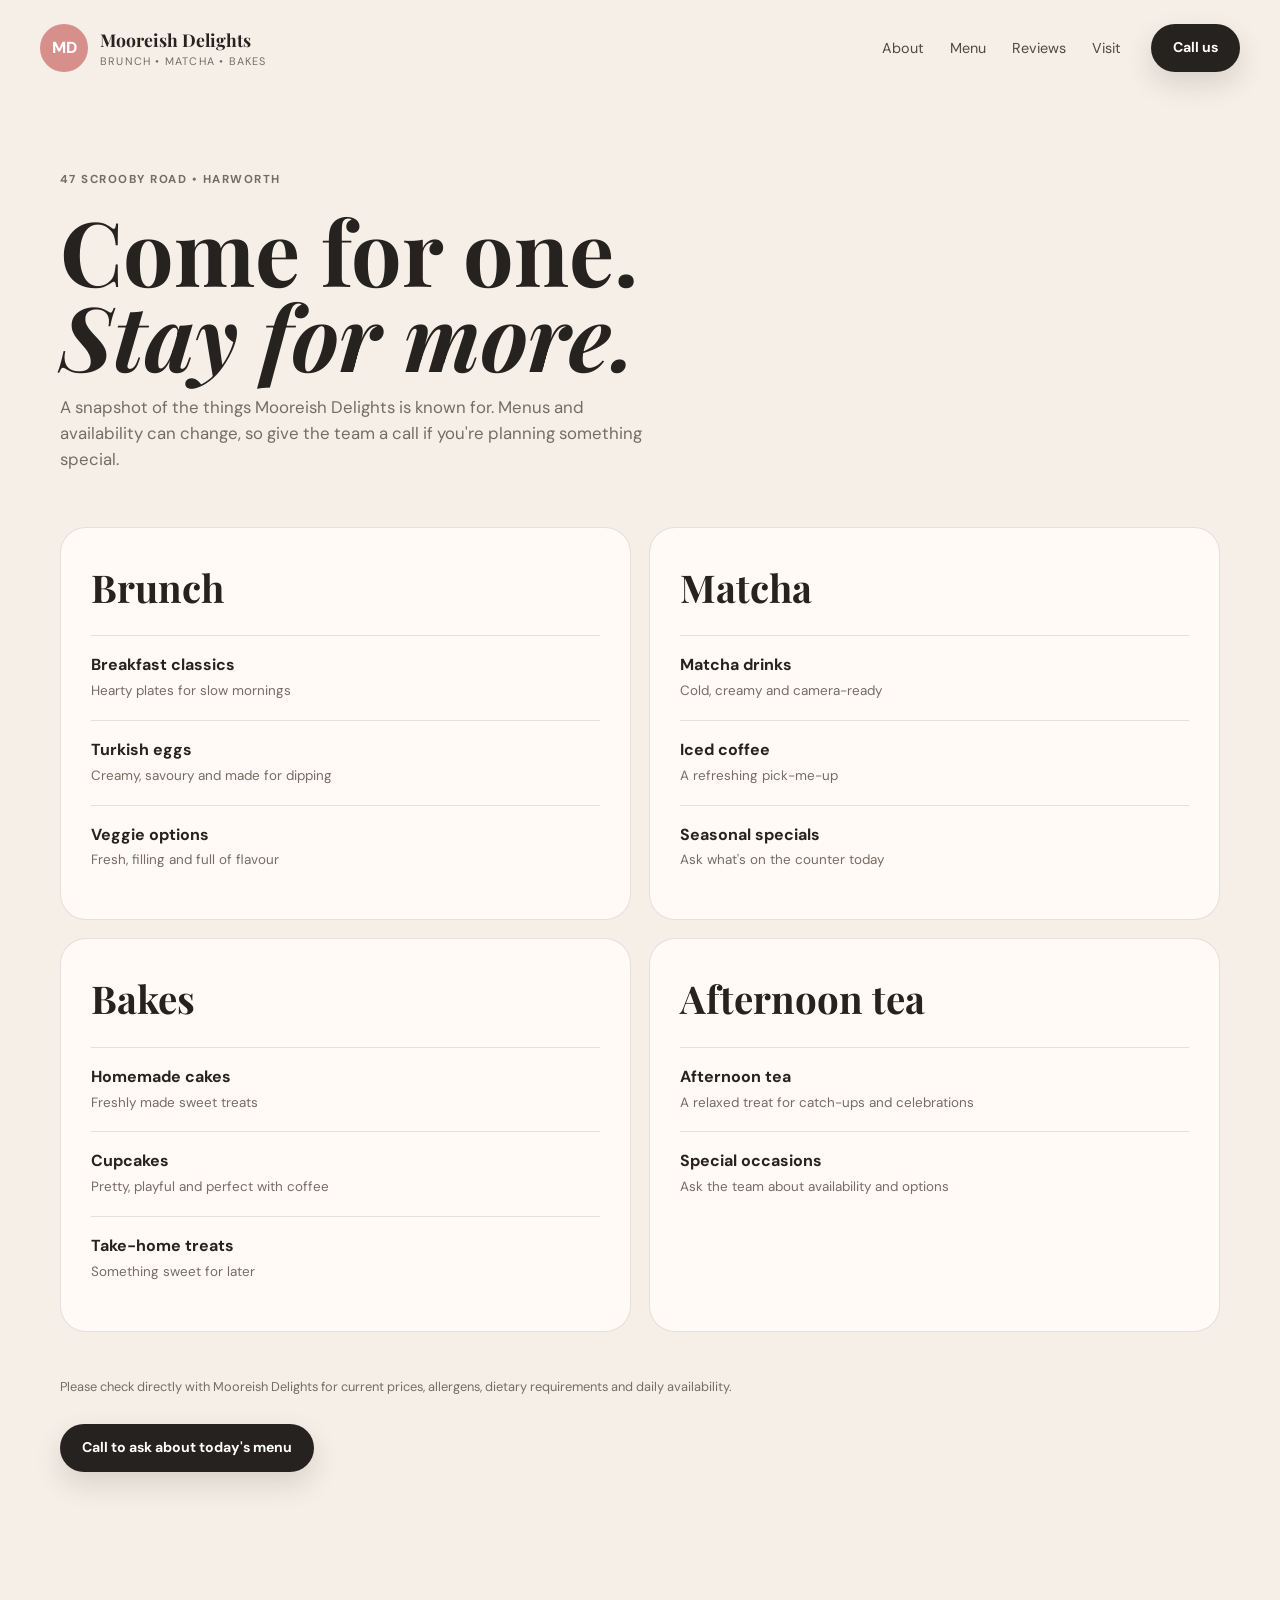
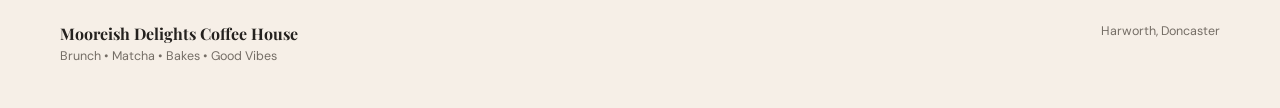
<file: menu.html>
<!DOCTYPE html>
<html lang="en">
<head>
<meta charset="UTF-8"><meta name="viewport" content="width=device-width,initial-scale=1"><meta name="description" content="Explore Mooreish Delights favourites: brunch, matcha, bakes and afternoon tea in Harworth, Doncaster."><meta name="theme-color" content="#f6efe7"><title>Menu | Mooreish Delights</title><link rel="preconnect" href="https://fonts.googleapis.com"><link rel="preconnect" href="https://fonts.gstatic.com" crossorigin><link href="https://fonts.googleapis.com/css2?family=DM+Sans:wght@400;500;600;700&family=Playfair+Display:wght@600;700;800&display=swap" rel="stylesheet"><link rel="stylesheet" href="styles-v2.css"><style>.menu-page{padding:70px 0 120px}.menu-page h1{font-family:var(--serif);font-size:clamp(3.5rem,7vw,6rem);line-height:.95;margin:16px 0}.menu-intro{max-width:600px;color:var(--muted);font-size:1.05rem}.menu-list{display:grid;grid-template-columns:repeat(2,1fr);gap:18px;margin-top:55px}.menu-group{background:#fffaf5;border:1px solid var(--line);border-radius:26px;padding:30px}.menu-group h2{font-family:var(--serif);font-size:2.4rem;margin:0 0 18px}.item{display:flex;justify-content:space-between;gap:20px;padding:17px 0;border-top:1px solid var(--line)}.item strong{display:block}.item span{color:var(--muted);font-size:.84rem}.note{margin-top:45px;color:var(--muted);font-size:.8rem}@media(max-width:700px){.menu-list{grid-template-columns:1fr}.menu-page{padding-top:45px}}</style>
</head><body>
<header class="site-header"><a class="brand" href="index.html"><span class="brand-mark">MD</span><span><strong>Mooreish Delights</strong><small>Brunch • Matcha • Bakes</small></span></a><nav class="nav" aria-label="Main navigation"><a href="index.html#story">About</a><a href="menu.html">Menu</a><a href="index.html#reviews">Reviews</a><a href="index.html#visit">Visit</a></nav><a class="button button-dark header-cta" href="tel:+447377258798">Call us</a></header>
<main class="section-shell menu-page"><span class="eyebrow">47 Scrooby Road • Harworth</span><h1>Come for one.<br><em>Stay for more.</em></h1><p class="menu-intro">A snapshot of the things Mooreish Delights is known for. Menus and availability can change, so give the team a call if you're planning something special.</p>
<div class="menu-list"><section class="menu-group"><h2>Brunch</h2><div class="item"><div><strong>Breakfast classics</strong><span>Hearty plates for slow mornings</span></div></div><div class="item"><div><strong>Turkish eggs</strong><span>Creamy, savoury and made for dipping</span></div></div><div class="item"><div><strong>Veggie options</strong><span>Fresh, filling and full of flavour</span></div></div></section><section class="menu-group"><h2>Matcha</h2><div class="item"><div><strong>Matcha drinks</strong><span>Cold, creamy and camera-ready</span></div></div><div class="item"><div><strong>Iced coffee</strong><span>A refreshing pick-me-up</span></div></div><div class="item"><div><strong>Seasonal specials</strong><span>Ask what's on the counter today</span></div></div></section><section class="menu-group"><h2>Bakes</h2><div class="item"><div><strong>Homemade cakes</strong><span>Freshly made sweet treats</span></div></div><div class="item"><div><strong>Cupcakes</strong><span>Pretty, playful and perfect with coffee</span></div></div><div class="item"><div><strong>Take-home treats</strong><span>Something sweet for later</span></div></div></section><section class="menu-group"><h2>Afternoon tea</h2><div class="item"><div><strong>Afternoon tea</strong><span>A relaxed treat for catch-ups and celebrations</span></div></div><div class="item"><div><strong>Special occasions</strong><span>Ask the team about availability and options</span></div></div></section></div><p class="note">Please check directly with Mooreish Delights for current prices, allergens, dietary requirements and daily availability.</p><div style="margin-top:28px"><a class="button button-dark" href="tel:+447377258798">Call to ask about today's menu</a></div></main><footer class="footer section-shell"><div><strong>Mooreish Delights Coffee House</strong><span>Brunch • Matcha • Bakes • Good Vibes</span></div><span>Harworth, Doncaster</span></footer></body></html>
</file>
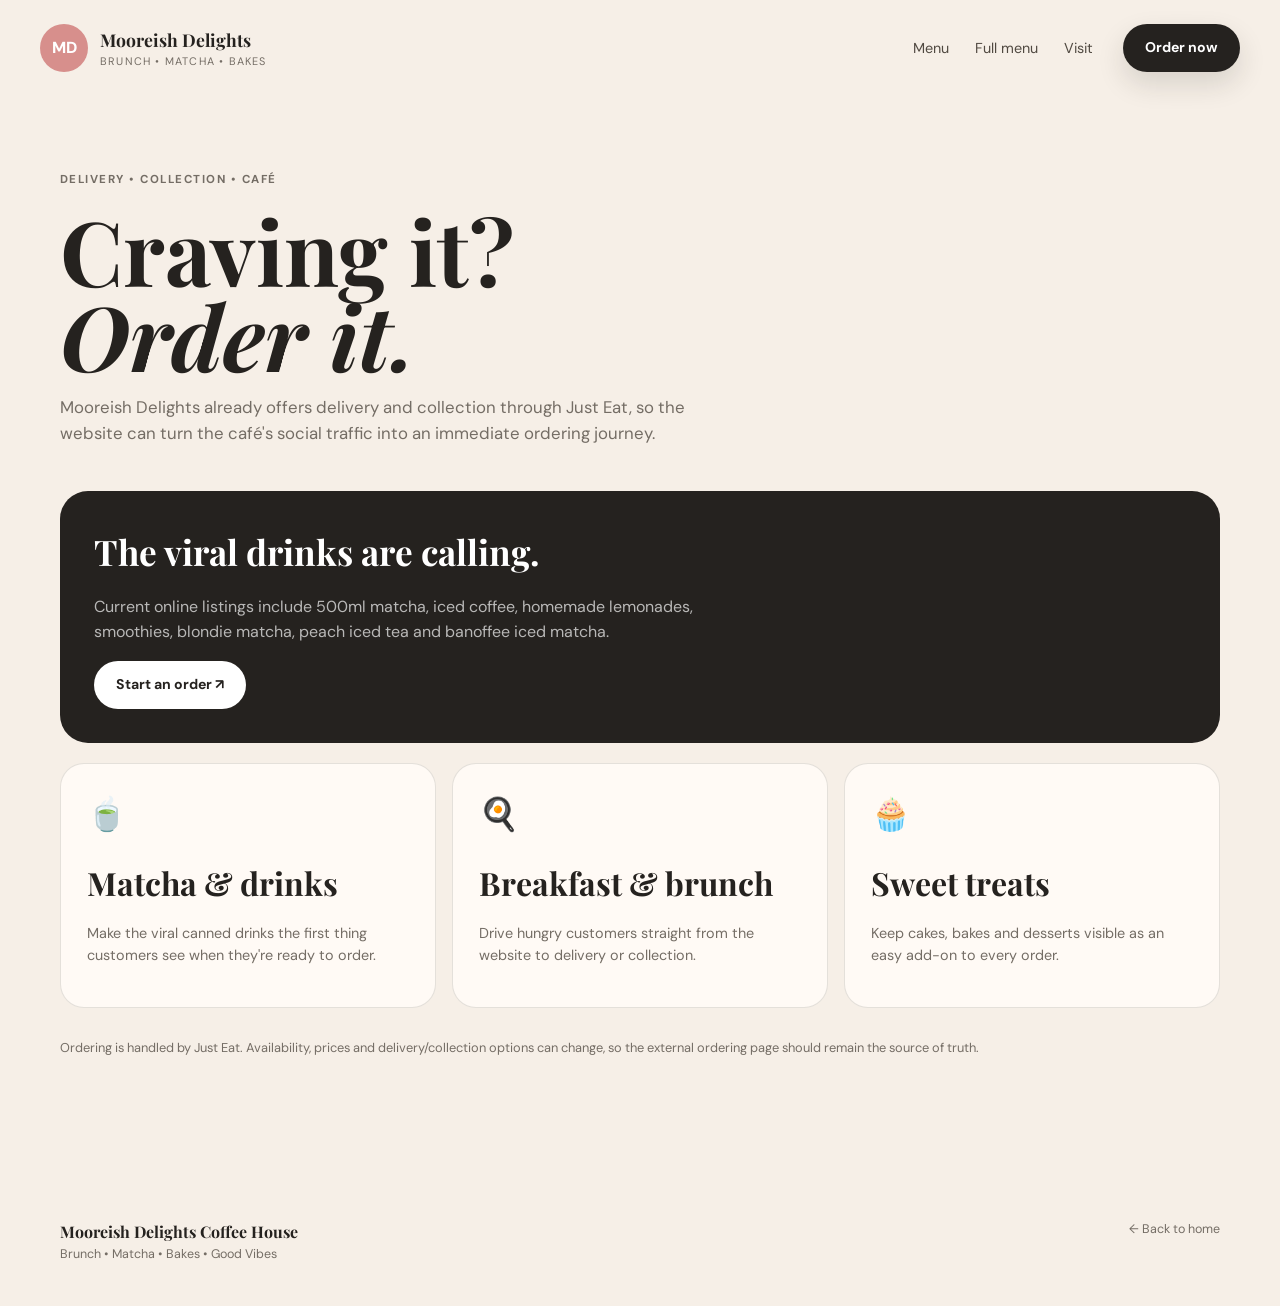
<file: order.html>
<!DOCTYPE html>
<html lang="en"><head><meta charset="UTF-8"><meta name="viewport" content="width=device-width,initial-scale=1"><meta name="description" content="Order Mooreish Delights Coffee House favourites online — matcha, iced drinks, breakfast, lunch and sweet treats."><meta name="theme-color" content="#f6efe7"><title>Order | Mooreish Delights</title><link rel="preconnect" href="https://fonts.googleapis.com"><link rel="preconnect" href="https://fonts.gstatic.com" crossorigin><link href="https://fonts.googleapis.com/css2?family=DM+Sans:wght@400;500;600;700&family=Playfair+Display:wght@600;700;800&display=swap" rel="stylesheet"><link rel="stylesheet" href="styles-v2.css"><style>.order-page{padding:70px 0 120px}.order-page h1{font-family:var(--serif);font-size:clamp(3.5rem,7vw,6rem);line-height:.95;margin:16px 0}.order-intro{max-width:650px;color:var(--muted);font-size:1.05rem}.order-highlight{margin:45px 0 20px;background:var(--ink);color:#fff;border-radius:28px;padding:34px}.order-highlight strong{font-family:var(--serif);font-size:2.2rem}.order-highlight p{color:rgba(255,255,255,.68);max-width:650px}.order-grid{display:grid;grid-template-columns:repeat(3,1fr);gap:16px;margin-top:20px}.order-card{background:#fffaf5;border:1px solid var(--line);border-radius:24px;padding:26px;min-height:210px}.order-card .icon{font-size:2rem}.order-card h2{font-family:var(--serif);font-size:2rem;margin:18px 0 8px}.order-card p{color:var(--muted);font-size:.9rem}.order-note{margin-top:30px;color:var(--muted);font-size:.8rem}@media(max-width:700px){.order-grid{grid-template-columns:1fr}.order-page{padding-top:45px}}</style></head><body><header class="site-header"><a class="brand" href="index.html"><span class="brand-mark">MD</span><span><strong>Mooreish Delights</strong><small>Brunch • Matcha • Bakes</small></span></a><nav class="nav" aria-label="Main navigation"><a href="index.html#menu">Menu</a><a href="menu.html">Full menu</a><a href="index.html#visit">Visit</a></nav><a class="button button-dark header-cta" href="https://www.just-eat.co.uk/restaurants-mooreish-delights-coffee-house-doncaster/menu" target="_blank" rel="noreferrer">Order now</a></header><main class="section-shell order-page"><span class="eyebrow">Delivery • Collection • Café</span><h1>Craving it?<br><em>Order it.</em></h1><p class="order-intro">Mooreish Delights already offers delivery and collection through Just Eat, so the website can turn the café's social traffic into an immediate ordering journey.</p><section class="order-highlight"><strong>The viral drinks are calling.</strong><p>Current online listings include 500ml matcha, iced coffee, homemade lemonades, smoothies, blondie matcha, peach iced tea and banoffee iced matcha.</p><a class="button button-light" href="https://www.just-eat.co.uk/restaurants-mooreish-delights-coffee-house-doncaster/menu" target="_blank" rel="noreferrer">Start an order ↗</a></section><div class="order-grid"><article class="order-card"><div class="icon">🍵</div><h2>Matcha & drinks</h2><p>Make the viral canned drinks the first thing customers see when they're ready to order.</p></article><article class="order-card"><div class="icon">🍳</div><h2>Breakfast & brunch</h2><p>Drive hungry customers straight from the website to delivery or collection.</p></article><article class="order-card"><div class="icon">🧁</div><h2>Sweet treats</h2><p>Keep cakes, bakes and desserts visible as an easy add-on to every order.</p></article></div><p class="order-note">Ordering is handled by Just Eat. Availability, prices and delivery/collection options can change, so the external ordering page should remain the source of truth.</p></main><footer class="footer section-shell"><div><strong>Mooreish Delights Coffee House</strong><span>Brunch • Matcha • Bakes • Good Vibes</span></div><span><a href="index.html">← Back to home</a></span></footer></body></html>
</file>
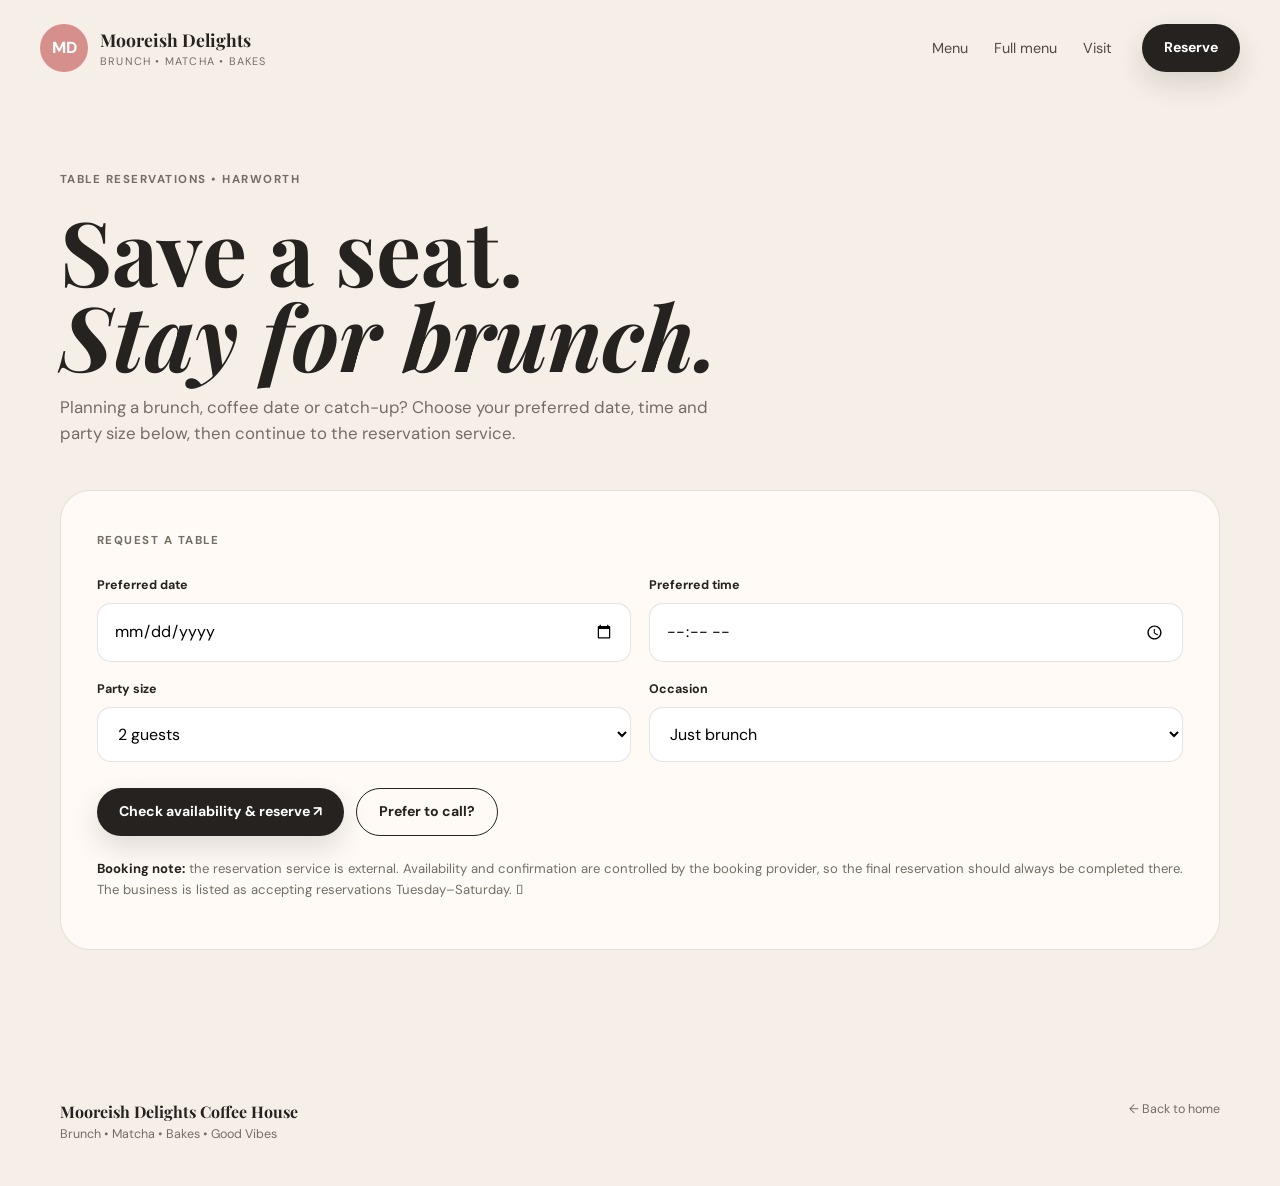
<file: reserve.html>
<!DOCTYPE html>
<html lang="en">
<head>
<meta charset="UTF-8"><meta name="viewport" content="width=device-width,initial-scale=1">
<meta name="description" content="Reserve a table at Mooreish Delights Coffee House in Harworth, Doncaster.">
<title>Reserve a Table | Mooreish Delights</title>
<link rel="preconnect" href="https://fonts.googleapis.com"><link rel="preconnect" href="https://fonts.gstatic.com" crossorigin>
<link href="https://fonts.googleapis.com/css2?family=DM+Sans:wght@400;500;600;700&family=Playfair+Display:wght@600;700;800&display=swap" rel="stylesheet">
<link rel="stylesheet" href="styles-v2.css">
<style>
.reserve-page{padding:70px 0 120px}.reserve-page h1{font-family:var(--serif);font-size:clamp(3.4rem,7vw,6rem);line-height:.95;margin:16px 0}.reserve-intro{max-width:680px;color:var(--muted);font-size:1.05rem}.reserve-panel{margin-top:44px;background:#fffaf5;border:1px solid var(--line);border-radius:30px;padding:36px}.reserve-grid{display:grid;grid-template-columns:repeat(2,1fr);gap:18px;margin-top:24px}.reserve-field label{display:block;font-size:.78rem;font-weight:700;margin-bottom:8px}.reserve-field input,.reserve-field select{width:100%;padding:15px 16px;border:1px solid var(--line);border-radius:14px;background:#fff;font:inherit}.reserve-actions{display:flex;gap:12px;flex-wrap:wrap;margin-top:26px}.reserve-note{margin-top:22px;color:var(--muted);font-size:.82rem;line-height:1.6}.reserve-note strong{color:var(--ink)}@media(max-width:700px){.reserve-page{padding-top:45px}.reserve-panel{padding:24px}.reserve-grid{grid-template-columns:1fr}}
</style>
</head>
<body>
<header class="site-header"><a class="brand" href="index.html"><span class="brand-mark">MD</span><span><strong>Mooreish Delights</strong><small>Brunch • Matcha • Bakes</small></span></a><nav class="nav" aria-label="Main navigation"><a href="index.html#menu">Menu</a><a href="menu.html">Full menu</a><a href="index.html#visit">Visit</a></nav><a class="button button-dark header-cta" href="https://autoreserve.com/en/restaurants/7JJNBDVLdfP2sVsDECPL" target="_blank" rel="noreferrer">Reserve</a></header>
<main class="section-shell reserve-page">
<span class="eyebrow">Table reservations • Harworth</span>
<h1>Save a seat.<br><em>Stay for brunch.</em></h1>
<p class="reserve-intro">Planning a brunch, coffee date or catch-up? Choose your preferred date, time and party size below, then continue to the reservation service.</p>
<section class="reserve-panel">
<div class="section-kicker">Request a table</div>
<div class="reserve-grid">
<div class="reserve-field"><label for="date">Preferred date</label><input id="date" type="date"></div>
<div class="reserve-field"><label for="time">Preferred time</label><input id="time" type="time"></div>
<div class="reserve-field"><label for="guests">Party size</label><select id="guests"><option>2 guests</option><option>3 guests</option><option>4 guests</option><option>5 guests</option><option>6 guests</option><option>7+ guests</option></select></div>
<div class="reserve-field"><label for="occasion">Occasion</label><select id="occasion"><option>Just brunch</option><option>Coffee & catch-up</option><option>Birthday</option><option>Celebration</option><option>Other</option></select></div>
</div>
<div class="reserve-actions"><a class="button button-dark" href="https://autoreserve.com/en/restaurants/7JJNBDVLdfP2sVsDECPL" target="_blank" rel="noreferrer">Check availability & reserve ↗</a><a class="button button-outline" href="tel:+447377258798">Prefer to call?</a></div>
<p class="reserve-note"><strong>Booking note:</strong> the reservation service is external. Availability and confirmation are controlled by the booking provider, so the final reservation should always be completed there. The business is listed as accepting reservations Tuesday–Saturday. </p>
</section>
</main>
<footer class="footer section-shell"><div><strong>Mooreish Delights Coffee House</strong><span>Brunch • Matcha • Bakes • Good Vibes</span></div><span><a href="index.html">← Back to home</a></span></footer>
</body></html>
</file>
<file: styles-v2.css>
:root{--cream:#f6efe7;--paper:#fffaf5;--ink:#25221f;--muted:#746d65;--rose:#d78f8c;--sage:#9cae86;--matcha:#9db28d;--line:rgba(37,34,31,.12);--shadow:0 25px 60px rgba(67,50,37,.12);--radius:28px;--serif:'Playfair Display',Georgia,serif;--sans:'DM Sans',Arial,sans-serif}*{box-sizing:border-box}html{scroll-behavior:smooth}body{margin:0;background:var(--cream);color:var(--ink);font-family:var(--sans);line-height:1.55;padding-bottom:0}a{color:inherit;text-decoration:none}.section-shell{width:min(1160px,calc(100% - 48px));margin:0 auto}.site-header{width:min(1200px,calc(100% - 40px));margin:auto;padding:24px 0;display:flex;align-items:center;gap:30px;position:relative;z-index:5}.brand{display:flex;align-items:center;gap:12px;margin-right:auto}.brand-mark{width:48px;height:48px;border-radius:50%;background:var(--rose);display:grid;place-items:center;color:#fff;font-weight:800}.brand strong,.brand small{display:block}.brand strong{font-family:var(--serif);font-size:1.1rem}.brand small{color:var(--muted);font-size:.68rem;text-transform:uppercase;letter-spacing:.11em}.nav{display:flex;gap:26px;color:#504941;font-size:.9rem}.nav a:hover,.text-link:hover{opacity:.65}.button{display:inline-flex;align-items:center;justify-content:center;min-height:48px;padding:0 22px;border-radius:999px;font-weight:700;font-size:.88rem;transition:.2s}.button:hover{transform:translateY(-2px)}.button-dark{background:var(--ink);color:#fff;box-shadow:0 12px 28px rgba(37,34,31,.14)}.button-light{background:#fff;color:var(--ink)}.button-outline{border:1px solid var(--ink)}.eyebrow,.section-kicker{display:inline-block;text-transform:uppercase;letter-spacing:.13em;font-weight:700;font-size:.72rem;color:var(--muted)}.hero{min-height:675px;display:grid;grid-template-columns:1fr 1fr;align-items:center;gap:30px;padding:42px 0 72px}.hero h1{margin:18px 0 20px;font-family:var(--serif);font-size:clamp(3.7rem,7vw,6.5rem);line-height:.94;letter-spacing:-.05em;max-width:640px}.hero h1 em,h2 em{font-style:italic}.hero-lede{max-width:520px;color:var(--muted);font-size:1.08rem}.hero-actions{display:flex;align-items:center;gap:24px;margin-top:30px}.text-link{font-weight:700;font-size:.9rem}.text-link span{margin-left:7px}.hero-note{display:flex;align-items:center;gap:9px;margin-top:44px;color:var(--muted);font-size:.78rem}.dot{width:8px;height:8px;border-radius:50%;background:var(--sage)}.hero-art{min-height:530px;position:relative}.blob{position:absolute;border-radius:50%}.blob-main{width:430px;height:430px;right:25px;top:48px;background:var(--rose);opacity:.82}.blob-small{width:130px;height:130px;right:0;top:0;background:var(--sage)}.food-card{position:absolute;background:rgba(255,250,245,.88);backdrop-filter:blur(8px);border:1px solid rgba(255,255,255,.72);box-shadow:var(--shadow);border-radius:24px;padding:15px}.food-card span{display:block;font-family:var(--serif);font-size:1.2rem;margin-top:8px;text-align:center}.card-matcha{left:56px;top:45px;transform:rotate(-6deg)}.card-brunch{right:22px;bottom:54px;transform:rotate(6deg)}.cup{width:130px;height:160px;border-radius:23px 23px 30px 30px;background:rgba(255,255,255,.7);position:relative;overflow:hidden;border:6px solid #f9f4eb}.cup-liquid{position:absolute;inset:auto 0 0;height:88%;background:var(--matcha)}.straw{position:absolute;width:8px;height:118px;border-radius:99px;background:#ede4d7;left:86px;top:-16px;transform:rotate(12deg)}.plate{width:160px;height:140px;border-radius:50%;background:#fff;position:relative;box-shadow:inset 0 0 0 8px #eee7dc}.toast{position:absolute;width:72px;height:62px;background:#c79661;border-radius:22px 22px 12px 12px;left:33px;top:29px;transform:rotate(-8deg)}.egg{position:absolute;width:44px;height:36px;border-radius:50%;background:#fff3cf;left:86px;top:62px}.egg:after{content:'';position:absolute;width:15px;height:15px;border-radius:50%;background:#e89e59;left:14px;top:10px}.greens{position:absolute;width:38px;height:20px;border-radius:60% 40%;background:#86a16f;left:103px;top:33px;transform:rotate(20deg)}.hero-sticker{position:absolute;right:142px;top:170px;width:108px;height:108px;border-radius:50%;background:var(--ink);color:#fff;display:grid;place-items:center;text-align:center;font-weight:800;letter-spacing:.08em;font-size:.72rem;transform:rotate(12deg);box-shadow:0 16px 30px rgba(0,0,0,.12)}.marquee{background:var(--ink);color:#fff;display:flex;justify-content:center;align-items:center;gap:28px;padding:15px 20px;overflow:hidden;font-size:.74rem;font-weight:800;letter-spacing:.18em;white-space:nowrap}.marquee span{opacity:.5}.intro{display:grid;grid-template-columns:1fr 1.45fr;gap:60px;padding:130px 0}.intro h2,.section-heading h2,.experience h2,.visit h2,.cta h2{font-family:var(--serif);font-size:clamp(2.9rem,5vw,5rem);line-height:.98;letter-spacing:-.04em;margin:18px 0 24px}.intro p{max-width:620px;color:var(--muted);font-size:1.06rem;margin-bottom:26px}.menu-section{background:#e8a7a3;padding:105px 0 85px}.section-heading{display:flex;align-items:end;justify-content:space-between;gap:50px}.section-heading p{max-width:420px;color:#654f4c;margin:0 0 28px}.menu-grid{display:grid;grid-template-columns:repeat(3,1fr);gap:18px;margin-top:46px}.menu-card{min-height:330px;border-radius:26px;background:rgba(255,250,245,.82);padding:28px;position:relative;display:flex;flex-direction:column;justify-content:space-between;box-shadow:0 16px 35px rgba(119,66,65,.08)}.menu-card-featured{background:#fffaf5}.menu-icon{width:70px;height:70px;border-radius:50%;display:grid;place-items:center;font-size:1.8rem}.matcha-icon{background:#c4d0b6}.brunch-icon{background:#f3cc94}.bake-icon{background:#ded1c8}.menu-label{text-transform:uppercase;letter-spacing:.12em;color:var(--muted);font-size:.68rem;font-weight:800}.menu-card h3{font-family:var(--serif);font-size:2.8rem;margin:8px 0}.menu-card p{color:#665d56;max-width:240px;margin:0}.menu-arrow{position:absolute;right:28px;bottom:28px;font-size:1.4rem}.special-row{margin-top:18px;background:var(--ink);color:#fff;border-radius:23px;padding:22px 24px;display:flex;align-items:center;gap:20px}.special-row div{margin-right:auto}.special-row strong,.special-row span{display:block}.special-row span{color:rgba(255,255,255,.62);font-size:.75rem}.experience{display:grid;grid-template-columns:1fr 1fr;gap:70px;align-items:center;padding:125px 0}.experience-photo{min-height:515px;border-radius:var(--radius);position:relative;overflow:hidden;background:linear-gradient(135deg,#d7a19a,#f1d7bc 45%,#9eaf8d);box-shadow:var(--shadow)}.experience-photo:before{content:'';position:absolute;width:300px;height:300px;border-radius:48% 52% 64% 36%;background:rgba(255,255,255,.55);right:-60px;bottom:-70px}.experience-photo:after{content:'';position:absolute;width:200px;height:200px;border-radius:50%;background:rgba(250,235,212,.9);left:80px;top:70px;box-shadow:100px 110px 0 rgba(190,127,93,.75)}.experience-photo span{position:absolute;z-index:2;left:26px;bottom:24px;padding:9px 15px;border-radius:999px;background:#fff;font-size:.7rem;text-transform:uppercase;letter-spacing:.12em;font-weight:800}.experience-copy p{max-width:500px;color:var(--muted)}.pill-row{display:flex;flex-wrap:wrap;gap:10px;margin-top:28px}.pill-row span{background:#fffaf5;border:1px solid var(--line);border-radius:999px;padding:8px 13px;font-size:.76rem}.reviews{padding:20px 0 120px}.review-grid{display:grid;grid-template-columns:repeat(3,1fr);gap:18px;margin-top:40px}.review-grid blockquote{margin:0;background:var(--paper);border:1px solid var(--line);border-radius:24px;padding:30px;box-shadow:0 12px 30px rgba(67,50,37,.05)}.review-grid p{font-family:var(--serif);font-size:1.25rem;line-height:1.35}.review-grid cite{font-style:normal;color:var(--muted);font-size:.72rem}.stars{letter-spacing:.15em;font-size:.85rem}.visit{display:grid;grid-template-columns:1.25fr .75fr;gap:22px;padding-bottom:120px}.visit-card{background:#d0dbbd;border-radius:var(--radius);padding:55px}.visit-details{display:grid;grid-template-columns:1fr 1fr;gap:20px;border-top:1px solid rgba(37,34,31,.14);padding-top:25px;margin-top:34px}.visit-details div{display:flex;gap:12px}.visit-details p{margin:0;font-size:.84rem;color:#5a554d}.visit-details a{text-decoration:underline;text-underline-offset:3px}.visit-actions{display:flex;flex-wrap:wrap;gap:10px;margin-top:30px}.visit-art{border-radius:var(--radius);background:#f0c4b2;display:grid;place-items:center;position:relative;overflow:hidden;min-height:430px}.visit-art:before{content:'';position:absolute;width:260px;height:260px;border-radius:50%;background:#9eaf8d;top:-75px;right:-75px}.visit-art:after{content:'';position:absolute;width:210px;height:210px;border-radius:55% 45% 40% 60%;background:#fff4e8;bottom:-65px;left:-55px}.visit-art span{position:relative;z-index:2;font-family:var(--serif);font-size:3rem;line-height:.9;text-align:center;transform:rotate(-7deg)}.visit-art i{position:absolute;z-index:2;right:26px;bottom:26px;font-size:2rem;font-style:normal}.cta{border-top:1px solid var(--line);border-bottom:1px solid var(--line);padding:75px 0;display:flex;align-items:center;justify-content:space-between;gap:30px}.cta h2{margin-bottom:0}.footer{padding:30px 0 42px;display:flex;justify-content:space-between;gap:30px;font-size:.78rem;color:var(--muted)}.footer strong,.footer span{display:block}.footer strong{font-family:var(--serif);color:var(--ink);font-size:1rem}.mobile-bar{display:none}@media(max-width:900px){.nav{display:none}.header-cta{margin-left:auto}.hero{grid-template-columns:1fr;padding-top:35px}.hero-art{min-height:500px;max-width:600px;width:100%;margin:0 auto}.intro,.experience,.visit{grid-template-columns:1fr}.section-heading{align-items:flex-start;flex-direction:column;gap:0}.menu-grid,.review-grid{grid-template-columns:1fr}.menu-card{min-height:270px}.visit-art{min-height:380px}}@media(max-width:560px){body{padding-bottom:76px}.section-shell{width:calc(100% - 28px)}.site-header{width:calc(100% - 28px);padding:16px 0}.brand small{display:none}.header-cta{min-height:42px;padding:0 17px}.hero{min-height:auto;padding:45px 0 55px}.hero h1{font-size:clamp(3rem,16vw,4.6rem)}.hero-actions{align-items:flex-start;flex-direction:column;gap:16px}.hero-art{min-height:400px;transform:scale(.86);transform-origin:center top;margin-bottom:-45px}.blob-main{width:350px;height:350px;right:0}.card-matcha{left:0}.card-brunch{right:0}.hero-sticker{right:95px;top:145px}.intro{padding:85px 0}.menu-section{padding:75px 0 65px}.section-heading h2,.experience h2,.visit h2,.cta h2{font-size:3.2rem}.special-row{align-items:flex-start;flex-direction:column}.experience{padding:85px 0}.experience-photo{min-height:390px}.reviews{padding-bottom:85px}.visit{padding-bottom:85px}.visit-card{padding:32px 24px}.visit-details{grid-template-columns:1fr}.cta{align-items:flex-start;flex-direction:column;padding:60px 0}.footer{flex-direction:column}.marquee{justify-content:flex-start}.review-grid blockquote{padding:24px}.mobile-bar{position:fixed;left:10px;right:10px;bottom:10px;z-index:20;display:grid;grid-template-columns:repeat(3,1fr);gap:6px;padding:6px;border-radius:18px;background:rgba(37,34,31,.96);box-shadow:0 15px 35px rgba(0,0,0,.22);backdrop-filter:blur(10px)}.mobile-bar a{color:#fff;text-align:center;font-size:.72rem;font-weight:700;padding:12px 6px;border-radius:13px}.mobile-bar a:first-child{background:var(--rose)}.mobile-bar a:focus-visible{outline:2px solid #fff;outline-offset:2px}}
</file>
